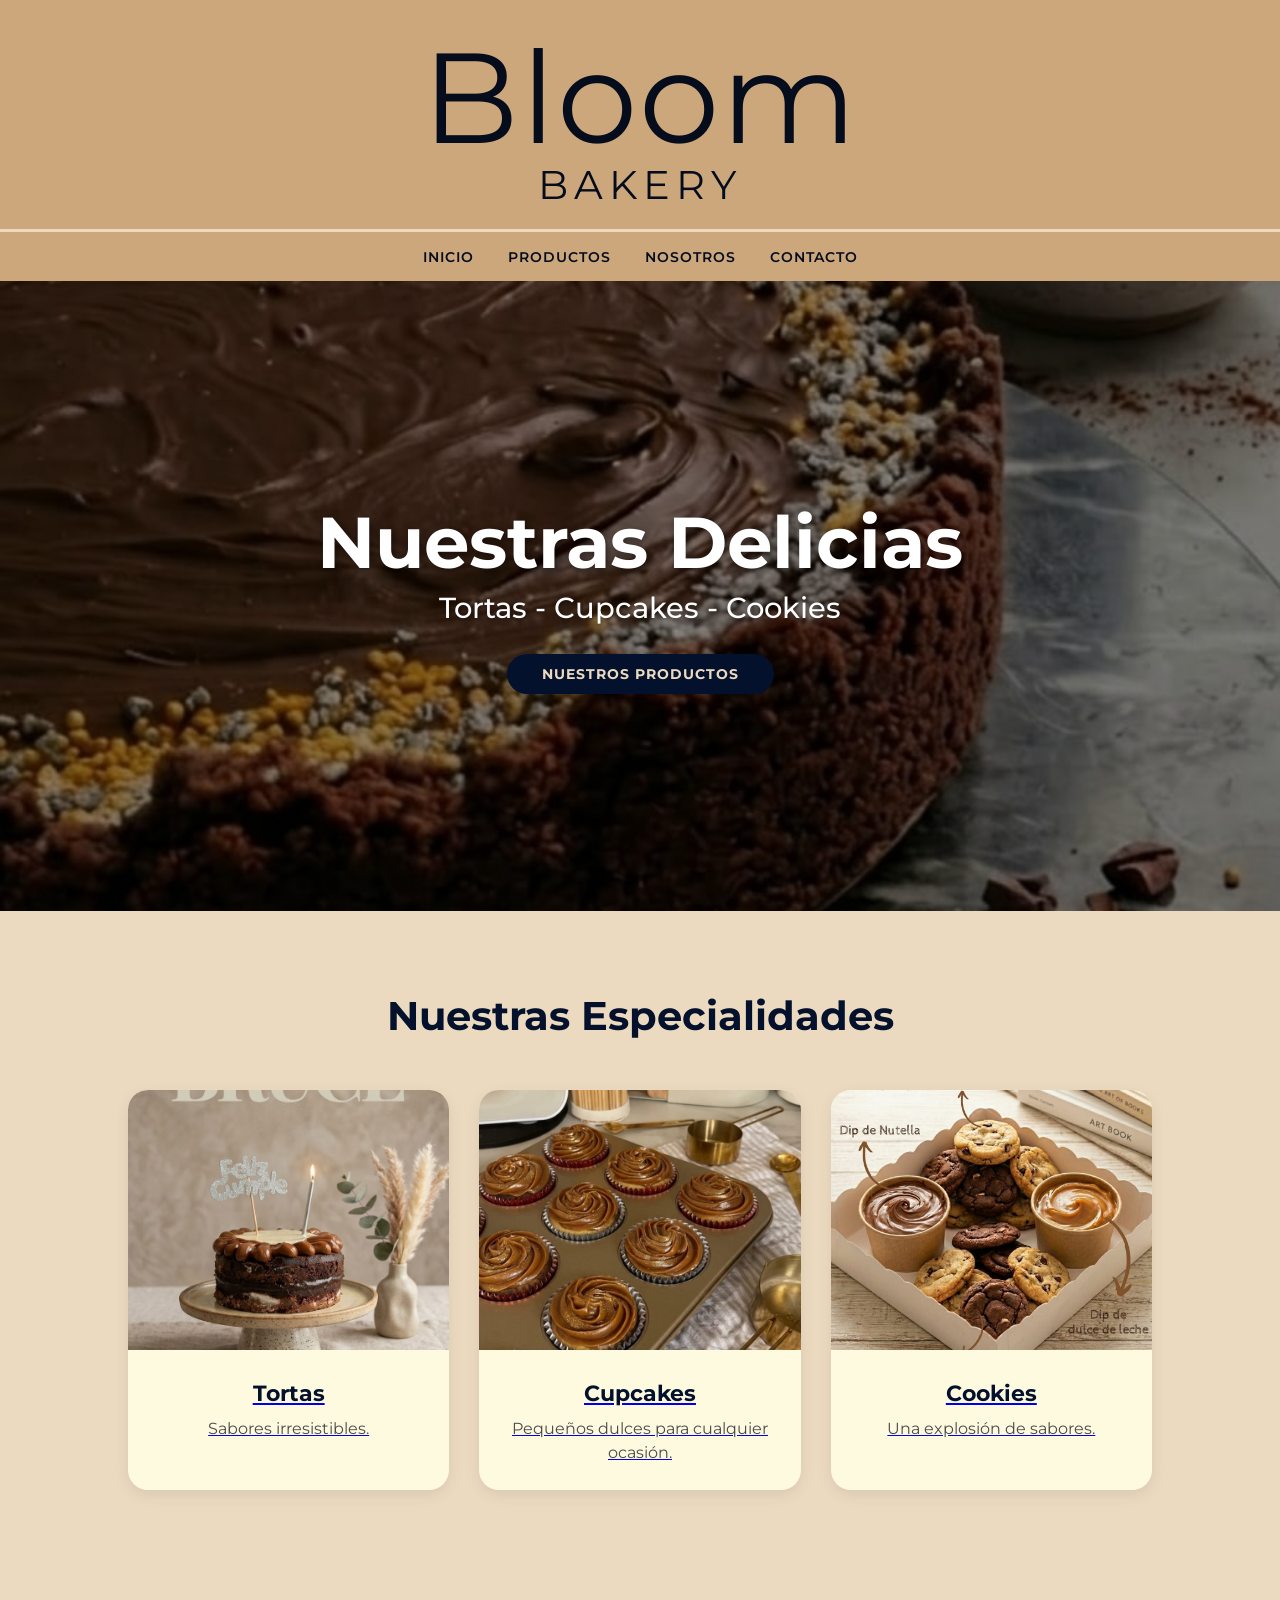
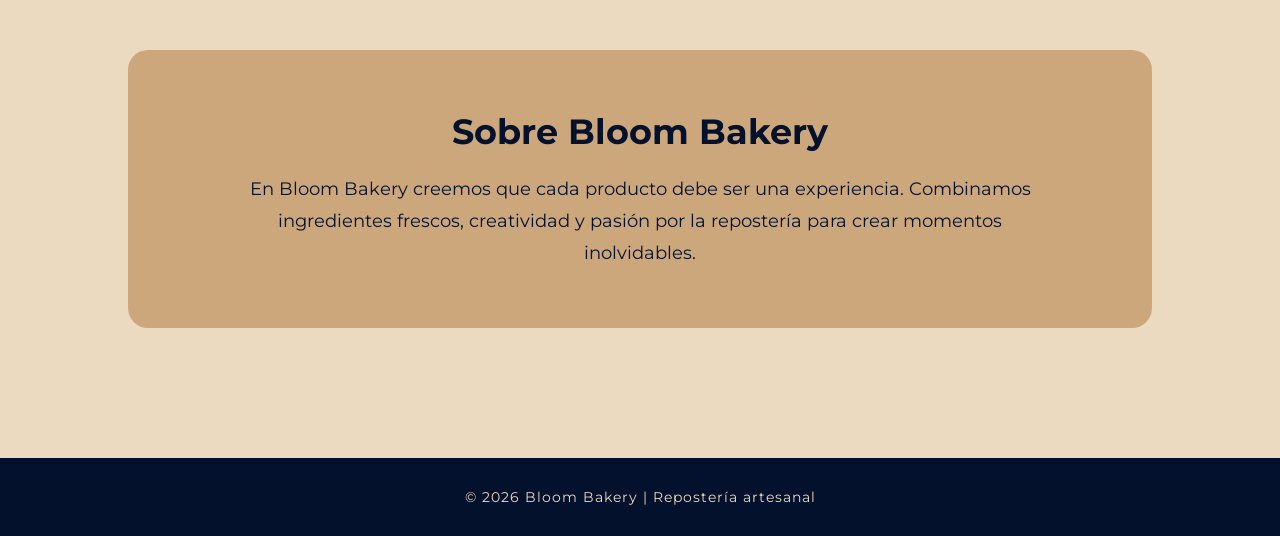
<file: index.html>
<!DOCTYPE html>
<html lang="es">
<head>
  <meta charset="UTF-8" />
  <meta name="viewport" content="width=device-width, initial-scale=1.0"/>
  <meta name="description" content="Bloom Bakery">
  <title>Bloom Bakery</title>
  <link rel="preconnect" href="https://fonts.googleapis.com">
  <link rel="preconnect" href="https://fonts.gstatic.com" crossorigin>
  
  <link href="https://fonts.googleapis.com/css2?family=Montserrat:wght@300;400;500;600;700&display=swap" rel="stylesheet">
  <link rel="stylesheet" href="../CSS/styles.css">
  
  <link rel="icon" href="/favicon.ico"/>
</head>

<body> 

  <header>
    <div class="titulo">Bloom</div>
    <div class="subtitulo">Bakery</div>

  </header>
    <nav class="navbar">
        <button class="hamburguesa" id="btnhambur" aria-label="Abrir menú">
          <span></span>
          <span></span>
          <span></span>
        </button>
      <div class="navlink" id="navlink">
        <a href="#">Inicio</a>
        <a href="#">Productos</a>
        <a href="#">Nosotros</a>
        <a href="contacto.html">Contacto</a>
      </div>
    </nav>
  
  
    <section class="hero" id="inicio">
    <div class="hero-content">
      <h1>Nuestras Delicias</h1>

      <p>Tortas - Cupcakes - Cookies</p>

      <a href="#productos" class="btn">Nuestros Productos</a>
    </div>
  </section>

  <section id="productos">

    <div class="title">
      <h2>Nuestras Especialidades</h2>
    </div>

    <div class="producto">

      <div class="card">
        <a href="tortas.html">
        <img src="../Imagenes/Torta_Bruce.jpeg" alt="Tortas">
          <div class="card-content">
            <h3>Tortas</h3>
            <p>Sabores irresistibles.</p>
          </div>
        </a>
      </div>

      <div class="card">
        <a href="cupcakes.html">
        <img src="../Imagenes/Cupcakes.jpeg" alt="Cupcakes">
          <div class="card-content">
            <h3>Cupcakes</h3>
            <p>Pequeños dulces para cualquier ocasión.</p>
          </div>
        </a>  
      </div>

      <div class="card">
        <a href="cookies.html">
        <img src="../Imagenes/Cookies.jpeg" alt="Cookies">
          <div class="card-content">
            <h3>Cookies</h3>
            <p>Una explosión de sabores.</p>
          </div>
        </a>
      </div>

    </div>

  </section>

  <section id="nosotros">

    <div class="about">
      <h2>Sobre Bloom Bakery</h2>

      <p>
        En Bloom Bakery creemos que cada producto debe ser una experiencia.
        Combinamos ingredientes frescos, creatividad y pasión por la repostería
        para crear momentos inolvidables.
      </p>
    </div>

  </section>

  <footer id="contacto">

    <p>© 2026 Bloom Bakery | Repostería artesanal</p>
  </footer>
  
    <script src="../JS/script.js"></script>
  
  </body>
</html>
</file>
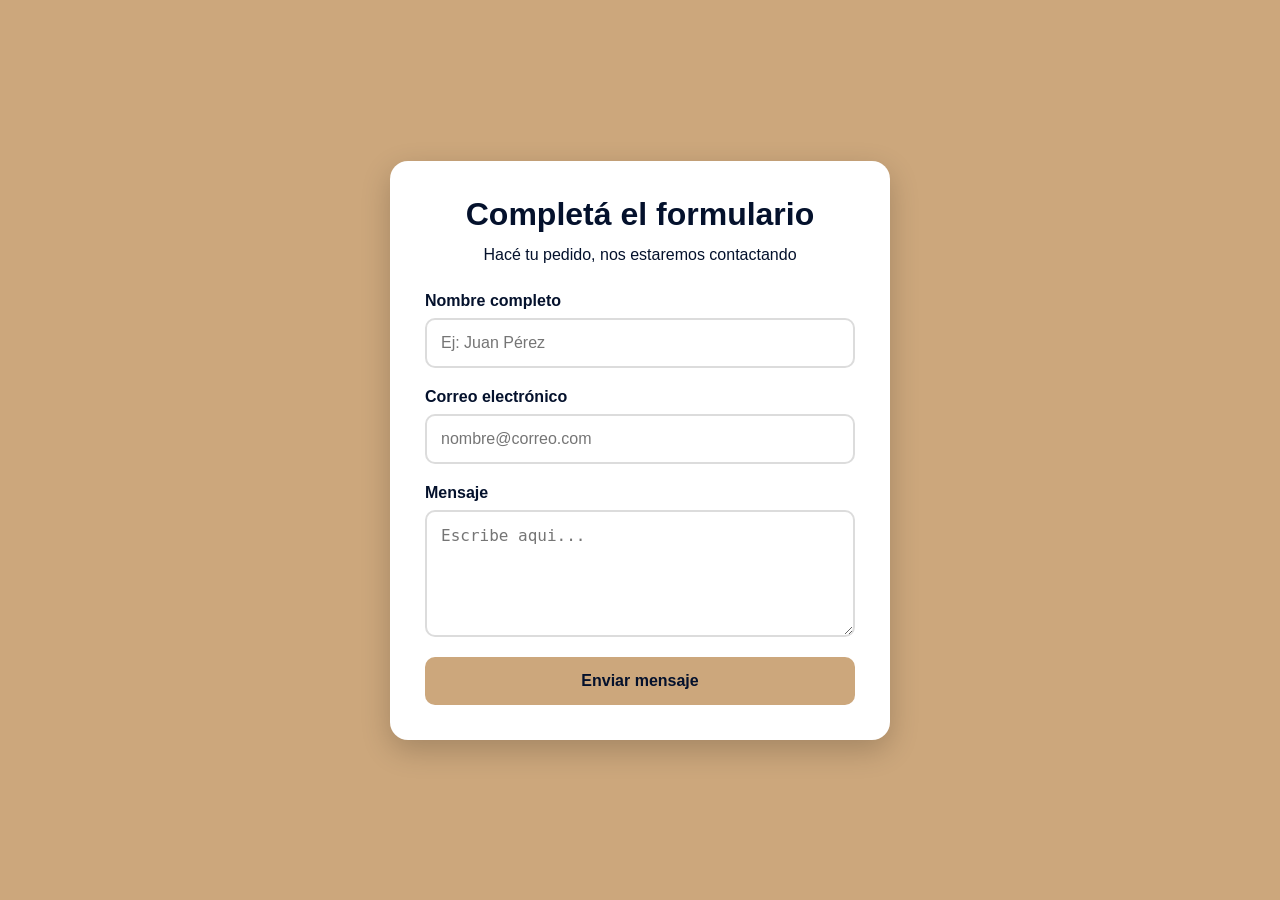
<file: contacto.html>
<!DOCTYPE html>
<html lang="es">
<head>
    <meta charset="UTF-8">
    <meta name="viewport" content="width=device-width, initial-scale=1.0">
    <title>Contacto</title>
    <link rel="stylesheet" href="../CSS/contacto.css">

</head>
<body>
    <div class="formulario">
        <form action="https://formspree.io/f/mdabvezy" method="POST">
            <h2>Completá el formulario</h2>
            <p>Hacé tu pedido, nos estaremos contactando</p>

            <div class="ingreso_datos">
                <label for="fullname">Nombre completo</label>
                <input type="text" name="name" id="fullname" placeholder="Ej: Juan Pérez" required>
            </div>

            <div class="ingreso_datos">
                <label for="email">Correo electrónico</label>
                <input type="email" name="responder" id="email" placeholder="nombre@correo.com" required>
            </div>

            <div class="ingreso_datos">
                <label for="mensaje">Mensaje</label>
                <textarea name="mensaje" id="mensaje" rows="5" placeholder="Escribe aqui..." required></textarea>
            </div>

            <button type="submit">Enviar mensaje</button>
        </form>
    </div>
</body>
</html>
</file>
<file: CSS/styles.css>
* {
  margin: 0;
  padding: 0;
  box-sizing: border-box;
}

body {
  background: #ecdac0;
  color: #04112c;
  font-family: 'Montserrat', sans-serif;
  scroll-behavior: smooth;
}

/*Header y Navegación*/

header {
  background-color: #cca77c;
  padding: 40px 10% 20px 10%;
  text-align: center;
}

.titulo {
  display: flex;
  justify-content: center;
  align-items: center;
  text-align: center;
  font-size: clamp(4rem, 12vw, 8rem);
  font-weight: 400;
  color: #050c1b;
  line-height: 0.9;
  letter-spacing: 2px;
}

.subtitulo {
  display: flex;
  justify-content: center;
  align-items: center;
  text-align: center;
  font-size: clamp(1.25rem, -0.625rem + 5vw, 2.5rem);
  font-weight: 400;
  color: #050c1b;
  letter-spacing: 6px;
  text-transform: uppercase;
  margin-top: 5px;
}

.navbar {
  background-color: #cca77c;
  display: flex;
  justify-content: center;
  padding: 15px;
  border-top: 3px solid #ecdac0;
}

.navbar a {
  text-decoration: none;
  margin: 0 15px;
  color: #050c1b;
  font-weight: 600;
  text-transform: uppercase;
  font-size: 0.9rem;
  letter-spacing: 1px;
  transition: 0.3s ease;
}

.navbar a:hover {
  color: #fefae0;
}

.hamburguesa{
  display: none;
  background: none;
  border: none;
  cursor: pointer;
  flex-direction: column;
  justify-content: space-between;
  width: 30px;
  height: 21px;
}

.hamburguesa span{
  display: block;
  height: 3px;
  width: 100%;
  background-color: #050c1b;
  border-radius: 3px;
  transition: all 0.3s ease;
}

/*Presentación*/

.hero {
  height: 70vh;
  background-image: linear-gradient(rgba(0, 0, 0, 0.45), rgba(0, 0, 0, 0.45)),
    url('../Imagenes/Tarta-Chocolate.jpeg');  
  background-position: center;
  background-size: cover;
  display: flex;
  justify-content: center;
  align-items: center;
  text-align: center;
  color: white;
  padding: 0 20px;
}

.hero-content {
  max-width: 700px;
}

.hero h1 {
  font-size: clamp(2.5rem, 6vw, 4.5rem);
  font-weight: 700;
  text-shadow: 2px 2px 8px rgba(0, 0, 0, 0.5);
}

.hero p {
  font-size: clamp(1.2rem, 3vw, 1.8rem);
  font-weight: 500; 
  line-height: 1.5;
  margin-bottom: 25px;
  text-shadow: 1px 1px 5px rgba(0, 0, 0, 0.5);
}

.btn {
  display: inline-block;
  background: #04112c;
  color: #ecdac0;
  padding: 12px 35px;
  border-radius: 30px;
  text-decoration: none;
  font-weight: 700;
  text-transform: uppercase;
  font-size: 0.85rem;
  letter-spacing: 1px;
  transition: 0.3s ease;
  box-shadow: 0 4px 15px rgba(0, 0, 0, 0.2);
}

.btn:hover {
  background: #745e45;
  color: white;
  transform: translateY(-3px);
}

/*Productos*/

section {
  padding: 80px 10%;
}

.title {
  text-align: center;
  margin-bottom: 50px;
}

.title h2 {
  font-size: 2.5rem;
  color: #04112c;
  font-weight: 700;
}

.producto {
  display: grid;
  grid-template-columns: repeat(auto-fit, minmax(300px, 1fr));
  gap: 30px;
}

.card {
  background: #fefae0;
  border-radius: 20px;
  overflow: hidden;
  box-shadow: 0 5px 15px rgba(0, 0, 0, 0.08);
  transition: 0.3s ease;
}

.card:hover {
  transform: translateY(-10px);
  box-shadow: 0 12px 25px rgba(0, 0, 0, 0.15);
}

.card img {
  width: 100%;
  height: 260px;
  object-fit: cover;
  object-position: center;
}

.card-content {
  padding: 25px;
  text-align: center;
}

.card h3 {
  margin-bottom: 10px;
  color: #04112c;
  font-weight: 700;
  font-size: 1.4rem;
}

.card p {
  line-height: 1.5;
  color: #4a4a4a;
}

/* Nosotros y Footer*/

.about {
  background: #cca77c;
  border-radius: 20px;
  text-align: center;
  padding: 60px 40px;
}

.about h2 {
  margin-bottom: 20px;
  color: #04112c;
  font-size: 2.2rem;
}

.about p {
  max-width: 800px;
  margin: auto;
  line-height: 1.8;
  font-size: 1.1rem;
}

footer {
  background: #04112c;
  color: #ecdac0;
  text-align: center;
  padding: 30px;
  margin-top: 50px;
  font-size: 0.9rem;
  letter-spacing: 1px;
}

/* Responsivo para moviles*/

@media(max-width: 768px) {
.navbar {
  justify-content: flex-start;
  position: relative;
}

.hamburguesa{
  display: flex;
  z-index: 10;
}

.navlink{
  display: flex;
  flex-direction: column;
  position: absolute;
  top: 100%;
  left: 0;
  background-color: #cca77c;
  max-height: 0;
  overflow: hidden;
  transition: max-height 0.3s;
  z-index: 99;
}

.navlink a{
  margin: 10px 20px;
}

.navlink.active{
  max-height: 300px;
}

}
</file>
<file: CSS/contacto.css>
* {
    margin: 0;
    padding: 0;
    box-sizing: border-box;
}

body {
    font-family: Arial, Helvetica, sans-serif;
    background: #cca77c;
    min-height: 100vh;
    display: flex;
    justify-content: center;
    align-items: center;
    padding: 20px;
}

.formulario {
    width: 100%;
    max-width: 500px;
    background-color: #ffffff;
    padding: 35px;
    border-radius: 18px;
    box-shadow: 0 10px 30px rgba(0,0,0,0.2);
    animation: aparecer 0.5s ease;
}

.formulario h2 {
    text-align: center;
    color: #04112c;
    margin-bottom: 10px;
    font-size: 32px;
}

.formulario p {
    text-align: center;
    color: #04112c;
    margin-bottom: 25px;
    line-height: 1.5;
}

.ingreso_datos {
    display: flex;
    flex-direction: column;
    margin-bottom: 20px;
}

label {
    margin-bottom: 8px;
    font-weight: bold;
    color: #04112c;
}

input, textarea {
    padding: 14px;
    border: 2px solid #dcdcdc;
    border-radius: 10px;
    font-size: 1rem;
    outline: none;
    transition: all 0.3s ease;
}

input:focus, textarea:focus {
    border-color: #666666;
    box-shadow: 0 0 8px rgba(0, 0, 0, 0.3);
    resize: vertical;
    min-height: 120px;
}

button {
    width: 100%;
    padding: 15px;
    border: none;
    border-radius: 10px;
    background-color: #cca77c;
    color: #04112c;
    font-size: 1rem;
    font-weight: bold;
    cursor: pointer;
    transition: background 0.3s ease, transform 0.2s ease;
}

button:hover {
    background-color: #ecdac0;
    color: #745e45;
    transform: translateY(-2px);
}

button:active{
    transform: scale(0.98);
}

@keyframes aparecer{
    from{
        opacity: 0;
        transform: translateY(20px);
    }

    to{
        opacity: 1;
        transform: translateY(0);
    }
}

@media (max-width: 600px){

    .formulario{
        padding: 25px;
    }

    h2{
        font-size: 1.6rem;
    }

    p{
        font-size: 0.95rem;
    }

    .ingreso_datos input,
    .ingreso_datos textarea{
        padding: 12px;
    }

    button{
        padding: 13px;
    }
}
</file>
